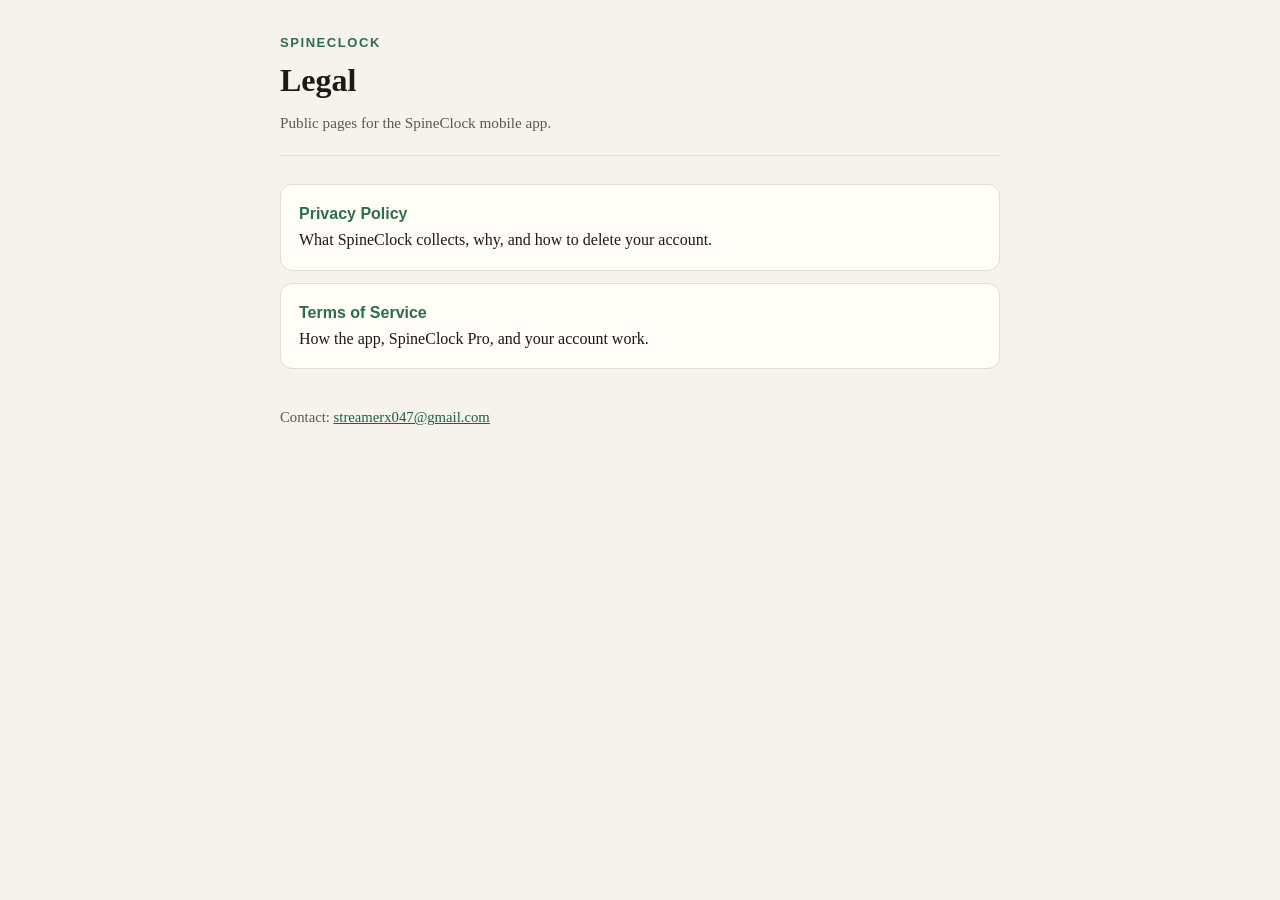
<file: docs/index.html>
<!DOCTYPE html>
<html lang="en">
<head>
  <meta charset="utf-8">
  <meta name="viewport" content="width=device-width, initial-scale=1">
  <title>SpineClock legal</title>
  <link rel="stylesheet" href="styles.css">
</head>
<body>
  <div class="wrap">
    <header>
      <div class="brand">SpineClock</div>
      <h1>Legal</h1>
      <p class="meta">Public pages for the SpineClock mobile app.</p>
    </header>
    <div class="links">
      <a href="privacy/">
        <strong>Privacy Policy</strong>
        What SpineClock collects, why, and how to delete your account.
      </a>
      <a href="terms/">
        <strong>Terms of Service</strong>
        How the app, SpineClock Pro, and your account work.
      </a>
    </div>
    <footer>
      Contact: <a href="mailto:streamerx047@gmail.com">streamerx047@gmail.com</a>
    </footer>
  </div>
</body>
</html>
</file>
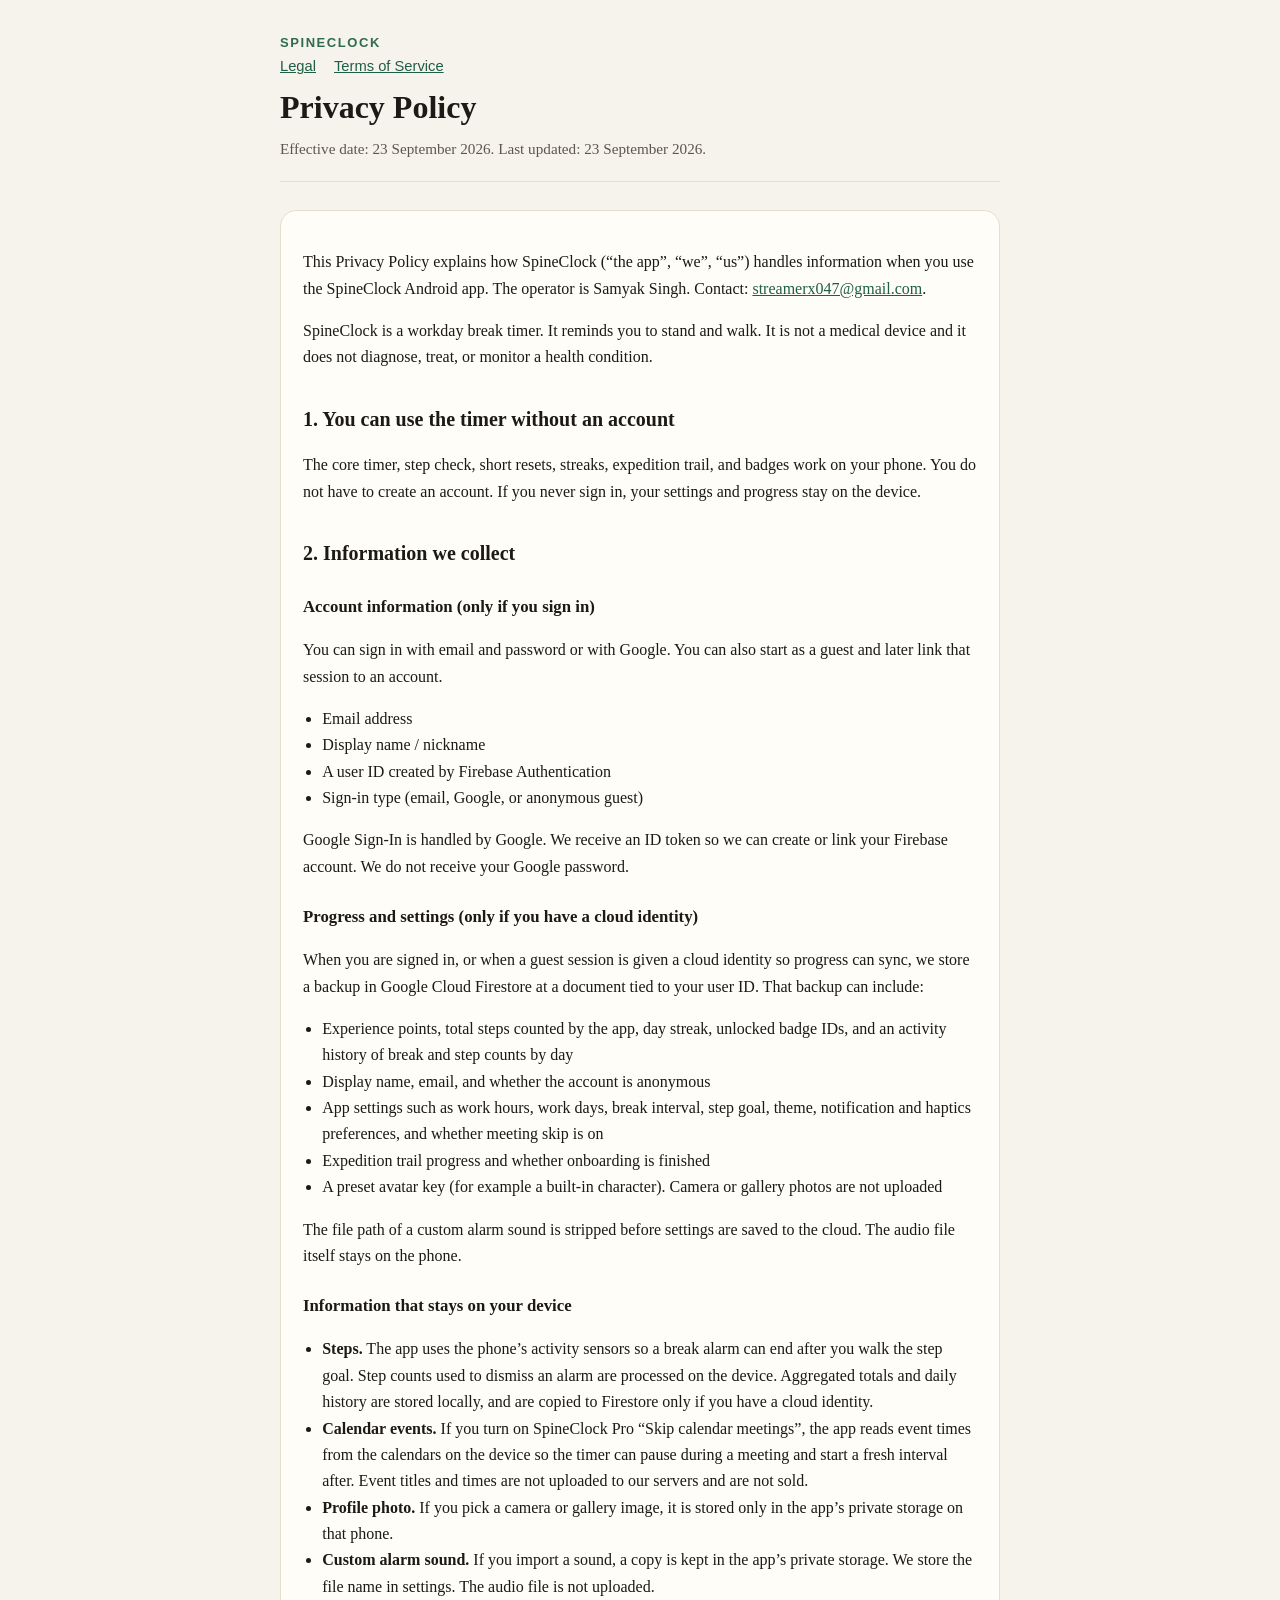
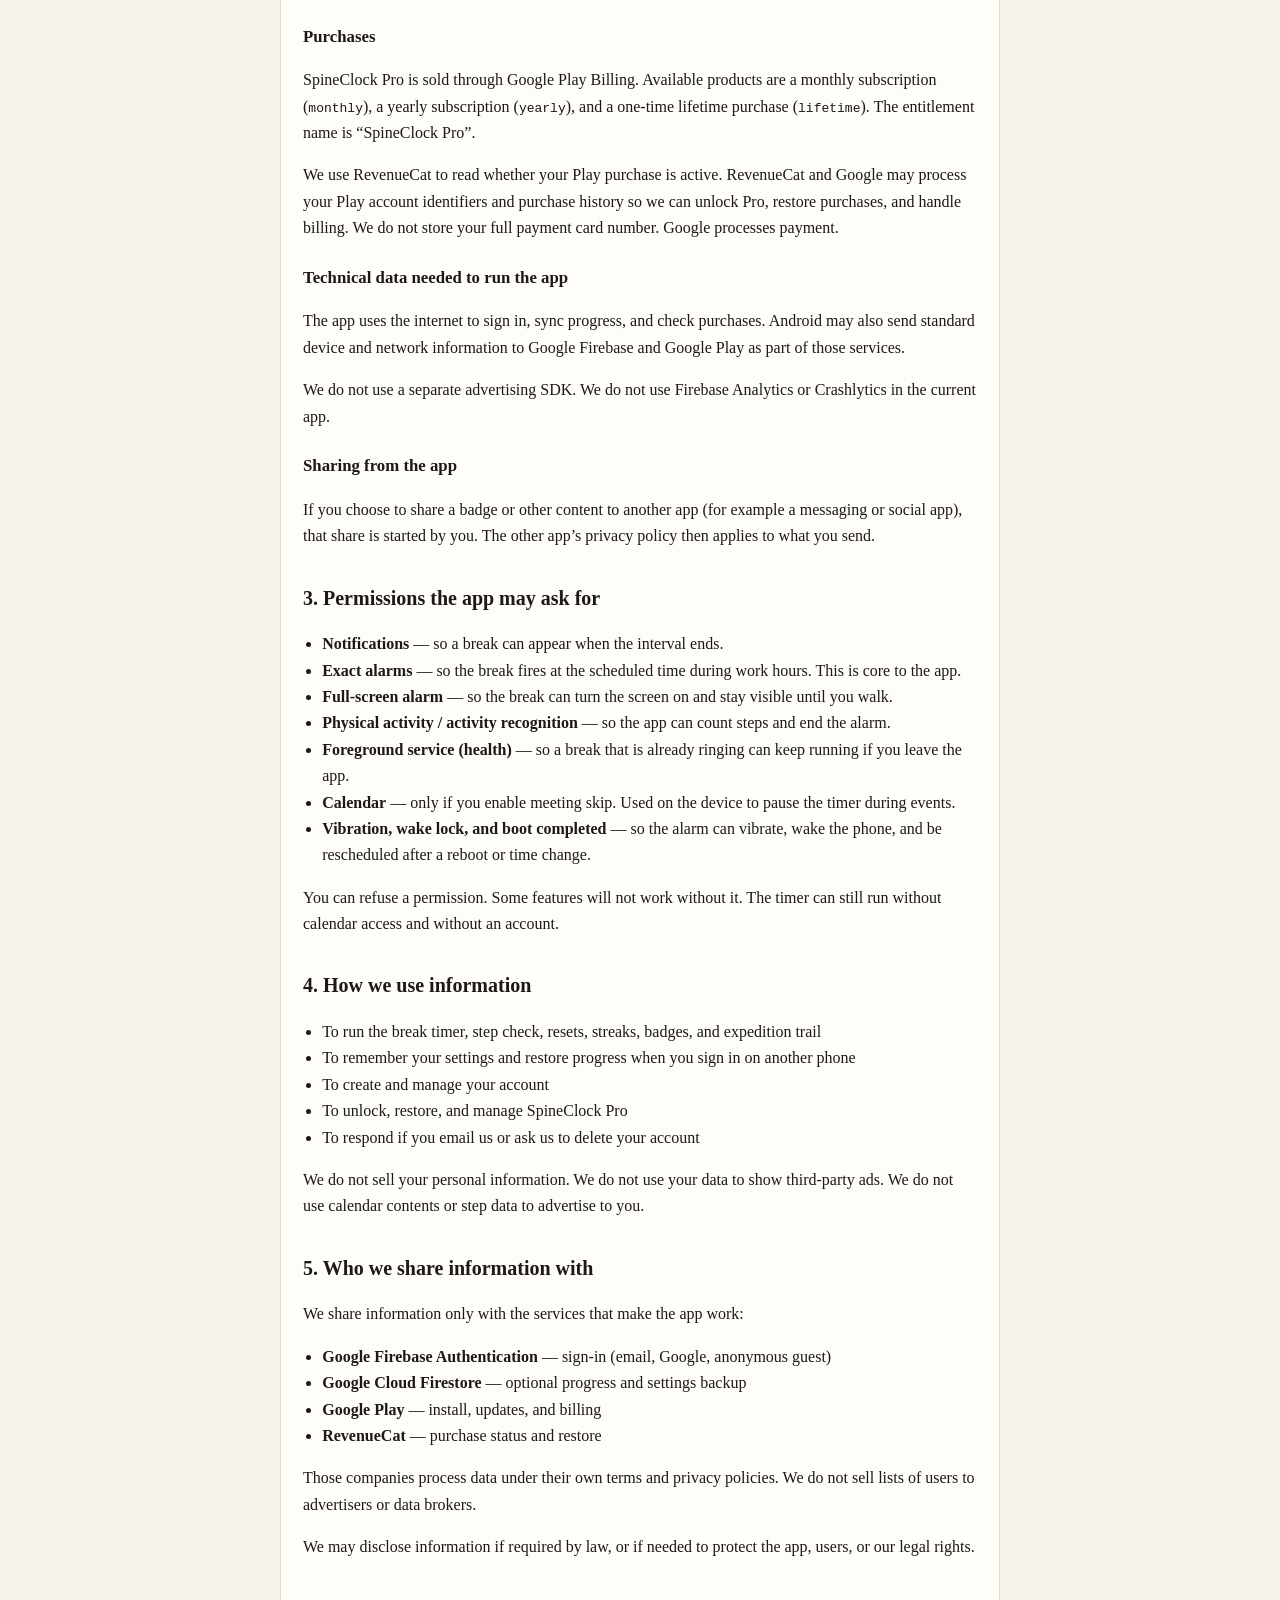
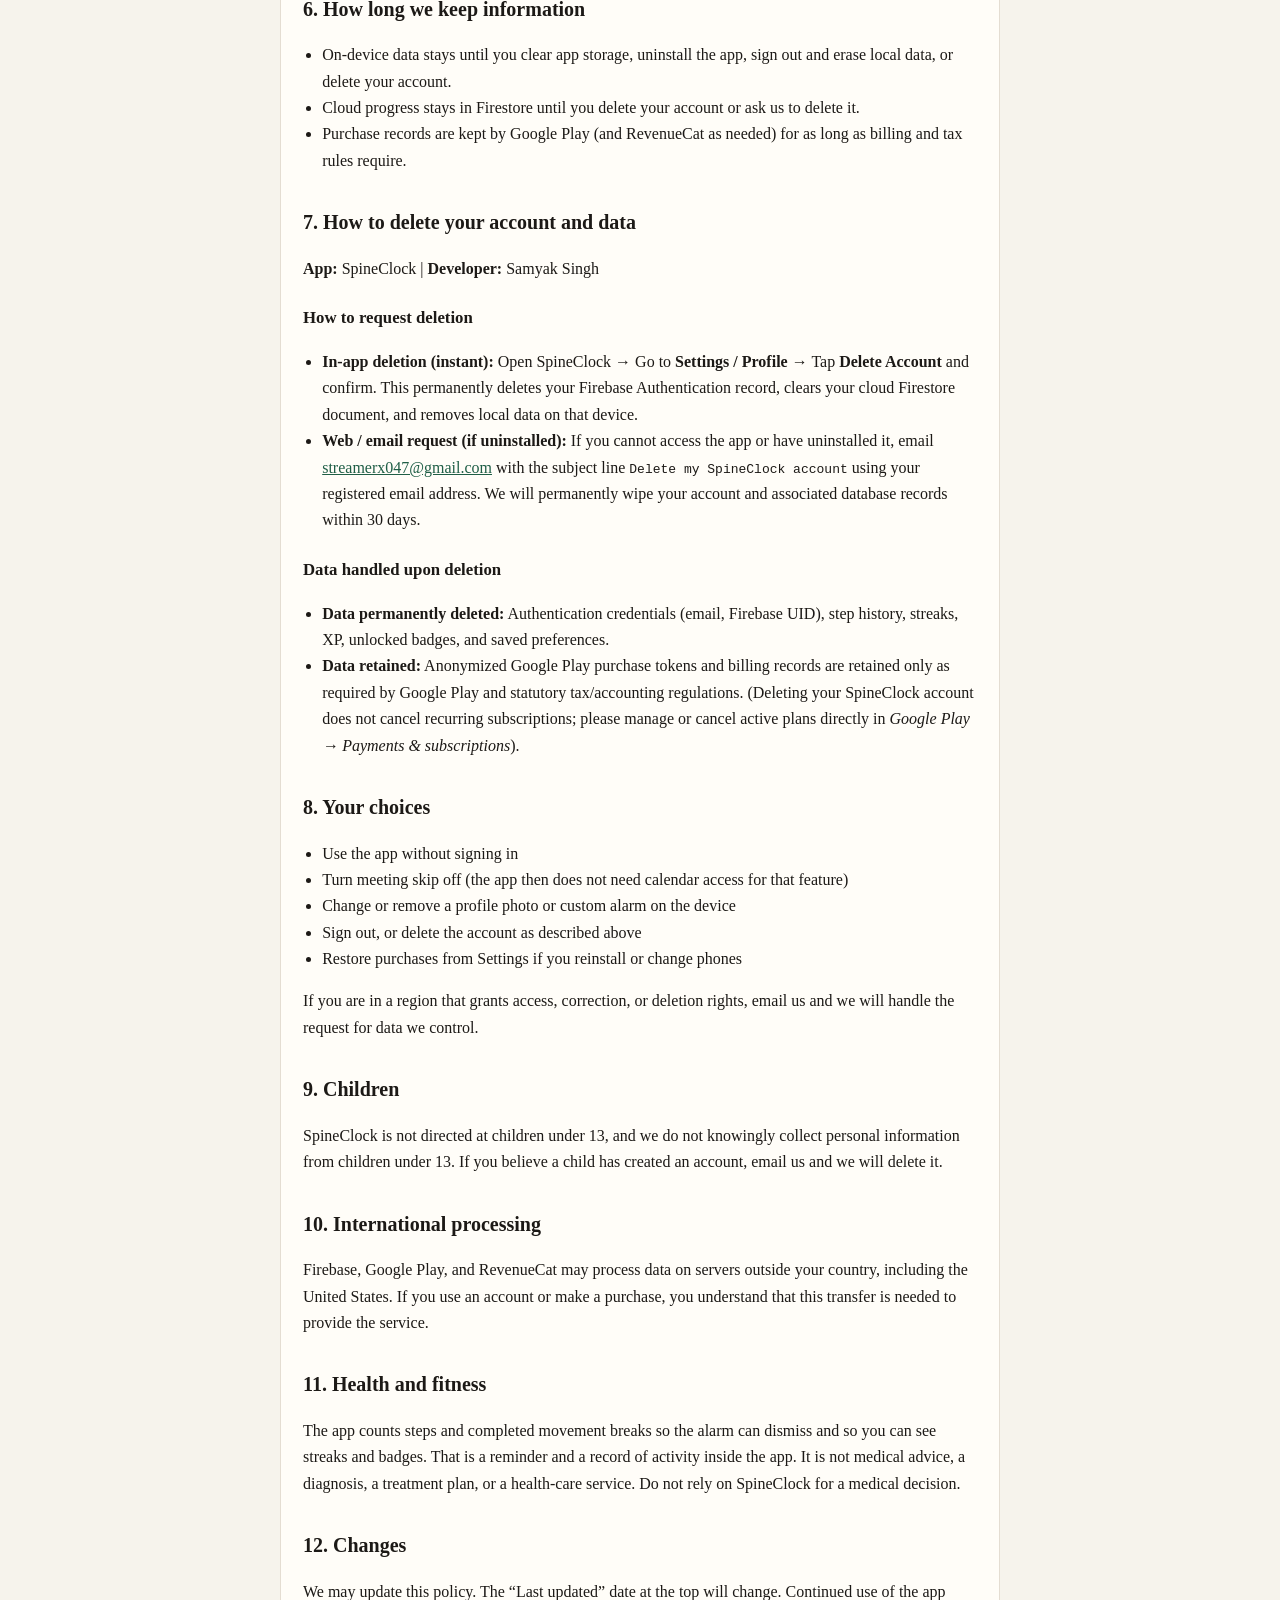
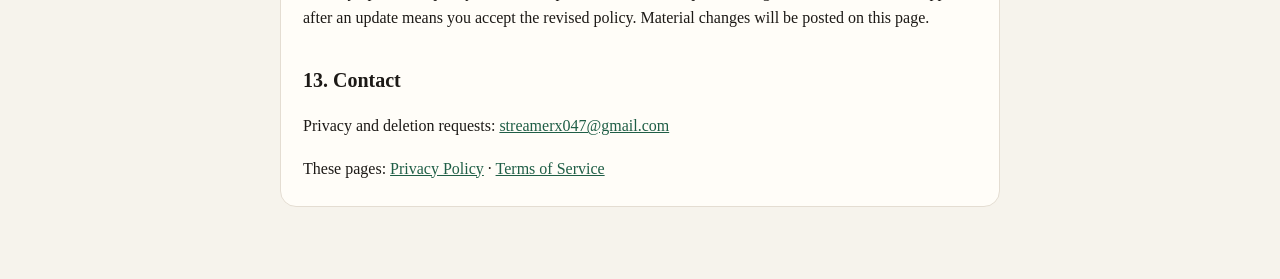
<file: docs/privacy/index.html>
<!DOCTYPE html>
<html lang="en">
<head>
  <meta charset="utf-8">
  <meta name="viewport" content="width=device-width, initial-scale=1">
  <title>SpineClock Privacy Policy</title>
  <link rel="stylesheet" href="../styles.css">
</head>
<body>
  <div class="wrap">
    <header>
      <div class="brand">SpineClock</div>
      <nav>
        <a href="../">Legal</a>
        <a href="../terms/">Terms of Service</a>
      </nav>
      <h1>Privacy Policy</h1>
      <p class="meta">Effective date: 23 September 2026. Last updated: 23 September 2026.</p>
    </header>

    <div class="card">
      <p>This Privacy Policy explains how SpineClock (“the app”, “we”, “us”) handles information when you use the SpineClock Android app. The operator is Samyak Singh. Contact: <a href="mailto:streamerx047@gmail.com">streamerx047@gmail.com</a>.</p>
      <p>SpineClock is a workday break timer. It reminds you to stand and walk. It is not a medical device and it does not diagnose, treat, or monitor a health condition.</p>

      <h2>1. You can use the timer without an account</h2>
      <p>The core timer, step check, short resets, streaks, expedition trail, and badges work on your phone. You do not have to create an account. If you never sign in, your settings and progress stay on the device.</p>

      <h2>2. Information we collect</h2>

      <h3>Account information (only if you sign in)</h3>
      <p>You can sign in with email and password or with Google. You can also start as a guest and later link that session to an account.</p>
      <ul>
        <li>Email address</li>
        <li>Display name / nickname</li>
        <li>A user ID created by Firebase Authentication</li>
        <li>Sign-in type (email, Google, or anonymous guest)</li>
      </ul>
      <p>Google Sign-In is handled by Google. We receive an ID token so we can create or link your Firebase account. We do not receive your Google password.</p>

      <h3>Progress and settings (only if you have a cloud identity)</h3>
      <p>When you are signed in, or when a guest session is given a cloud identity so progress can sync, we store a backup in Google Cloud Firestore at a document tied to your user ID. That backup can include:</p>
      <ul>
        <li>Experience points, total steps counted by the app, day streak, unlocked badge IDs, and an activity history of break and step counts by day</li>
        <li>Display name, email, and whether the account is anonymous</li>
        <li>App settings such as work hours, work days, break interval, step goal, theme, notification and haptics preferences, and whether meeting skip is on</li>
        <li>Expedition trail progress and whether onboarding is finished</li>
        <li>A preset avatar key (for example a built-in character). Camera or gallery photos are not uploaded</li>
      </ul>
      <p>The file path of a custom alarm sound is stripped before settings are saved to the cloud. The audio file itself stays on the phone.</p>

      <h3>Information that stays on your device</h3>
      <ul>
        <li><strong>Steps.</strong> The app uses the phone’s activity sensors so a break alarm can end after you walk the step goal. Step counts used to dismiss an alarm are processed on the device. Aggregated totals and daily history are stored locally, and are copied to Firestore only if you have a cloud identity.</li>
        <li><strong>Calendar events.</strong> If you turn on SpineClock Pro “Skip calendar meetings”, the app reads event times from the calendars on the device so the timer can pause during a meeting and start a fresh interval after. Event titles and times are not uploaded to our servers and are not sold.</li>
        <li><strong>Profile photo.</strong> If you pick a camera or gallery image, it is stored only in the app’s private storage on that phone.</li>
        <li><strong>Custom alarm sound.</strong> If you import a sound, a copy is kept in the app’s private storage. We store the file name in settings. The audio file is not uploaded.</li>
      </ul>

      <h3>Purchases</h3>
      <p>SpineClock Pro is sold through Google Play Billing. Available products are a monthly subscription (<code>monthly</code>), a yearly subscription (<code>yearly</code>), and a one-time lifetime purchase (<code>lifetime</code>). The entitlement name is “SpineClock Pro”.</p>
      <p>We use RevenueCat to read whether your Play purchase is active. RevenueCat and Google may process your Play account identifiers and purchase history so we can unlock Pro, restore purchases, and handle billing. We do not store your full payment card number. Google processes payment.</p>

      <h3>Technical data needed to run the app</h3>
      <p>The app uses the internet to sign in, sync progress, and check purchases. Android may also send standard device and network information to Google Firebase and Google Play as part of those services.</p>
      <p>We do not use a separate advertising SDK. We do not use Firebase Analytics or Crashlytics in the current app.</p>

      <h3>Sharing from the app</h3>
      <p>If you choose to share a badge or other content to another app (for example a messaging or social app), that share is started by you. The other app’s privacy policy then applies to what you send.</p>

      <h2>3. Permissions the app may ask for</h2>
      <ul>
        <li><strong>Notifications</strong> — so a break can appear when the interval ends.</li>
        <li><strong>Exact alarms</strong> — so the break fires at the scheduled time during work hours. This is core to the app.</li>
        <li><strong>Full-screen alarm</strong> — so the break can turn the screen on and stay visible until you walk.</li>
        <li><strong>Physical activity / activity recognition</strong> — so the app can count steps and end the alarm.</li>
        <li><strong>Foreground service (health)</strong> — so a break that is already ringing can keep running if you leave the app.</li>
        <li><strong>Calendar</strong> — only if you enable meeting skip. Used on the device to pause the timer during events.</li>
        <li><strong>Vibration, wake lock, and boot completed</strong> — so the alarm can vibrate, wake the phone, and be rescheduled after a reboot or time change.</li>
      </ul>
      <p>You can refuse a permission. Some features will not work without it. The timer can still run without calendar access and without an account.</p>

      <h2>4. How we use information</h2>
      <ul>
        <li>To run the break timer, step check, resets, streaks, badges, and expedition trail</li>
        <li>To remember your settings and restore progress when you sign in on another phone</li>
        <li>To create and manage your account</li>
        <li>To unlock, restore, and manage SpineClock Pro</li>
        <li>To respond if you email us or ask us to delete your account</li>
      </ul>
      <p>We do not sell your personal information. We do not use your data to show third-party ads. We do not use calendar contents or step data to advertise to you.</p>

      <h2>5. Who we share information with</h2>
      <p>We share information only with the services that make the app work:</p>
      <ul>
        <li><strong>Google Firebase Authentication</strong> — sign-in (email, Google, anonymous guest)</li>
        <li><strong>Google Cloud Firestore</strong> — optional progress and settings backup</li>
        <li><strong>Google Play</strong> — install, updates, and billing</li>
        <li><strong>RevenueCat</strong> — purchase status and restore</li>
      </ul>
      <p>Those companies process data under their own terms and privacy policies. We do not sell lists of users to advertisers or data brokers.</p>
      <p>We may disclose information if required by law, or if needed to protect the app, users, or our legal rights.</p>

      <h2>6. How long we keep information</h2>
      <ul>
        <li>On-device data stays until you clear app storage, uninstall the app, sign out and erase local data, or delete your account.</li>
        <li>Cloud progress stays in Firestore until you delete your account or ask us to delete it.</li>
        <li>Purchase records are kept by Google Play (and RevenueCat as needed) for as long as billing and tax rules require.</li>
      </ul>

       <h2 id="delete-account">7. How to delete your account and data</h2>
      <p><strong>App:</strong> SpineClock | <strong>Developer:</strong> Samyak Singh</p>
      
      <h3>How to request deletion</h3>
      <ul>
        <li><strong>In-app deletion (instant):</strong> Open SpineClock &rarr; Go to <strong>Settings / Profile</strong> &rarr; Tap <strong>Delete Account</strong> and confirm. This permanently deletes your Firebase Authentication record, clears your cloud Firestore document, and removes local data on that device.</li>
        <li><strong>Web / email request (if uninstalled):</strong> If you cannot access the app or have uninstalled it, email <a href="mailto:streamerx047@gmail.com">streamerx047@gmail.com</a> with the subject line <code>Delete my SpineClock account</code> using your registered email address. We will permanently wipe your account and associated database records within 30 days.</li>
      </ul>

      <h3>Data handled upon deletion</h3>
      <ul>
        <li><strong>Data permanently deleted:</strong> Authentication credentials (email, Firebase UID), step history, streaks, XP, unlocked badges, and saved preferences.</li>
        <li><strong>Data retained:</strong> Anonymized Google Play purchase tokens and billing records are retained only as required by Google Play and statutory tax/accounting regulations. (Deleting your SpineClock account does not cancel recurring subscriptions; please manage or cancel active plans directly in <em>Google Play &rarr; Payments & subscriptions</em>).</li>
      </ul>
      
      <h2>8. Your choices</h2>
      <ul>
        <li>Use the app without signing in</li>
        <li>Turn meeting skip off (the app then does not need calendar access for that feature)</li>
        <li>Change or remove a profile photo or custom alarm on the device</li>
        <li>Sign out, or delete the account as described above</li>
        <li>Restore purchases from Settings if you reinstall or change phones</li>
      </ul>
      <p>If you are in a region that grants access, correction, or deletion rights, email us and we will handle the request for data we control.</p>

      <h2>9. Children</h2>
      <p>SpineClock is not directed at children under 13, and we do not knowingly collect personal information from children under 13. If you believe a child has created an account, email us and we will delete it.</p>

      <h2>10. International processing</h2>
      <p>Firebase, Google Play, and RevenueCat may process data on servers outside your country, including the United States. If you use an account or make a purchase, you understand that this transfer is needed to provide the service.</p>

      <h2>11. Health and fitness</h2>
      <p>The app counts steps and completed movement breaks so the alarm can dismiss and so you can see streaks and badges. That is a reminder and a record of activity inside the app. It is not medical advice, a diagnosis, a treatment plan, or a health-care service. Do not rely on SpineClock for a medical decision.</p>

      <h2>12. Changes</h2>
      <p>We may update this policy. The “Last updated” date at the top will change. Continued use of the app after an update means you accept the revised policy. Material changes will be posted on this page.</p>

      <h2>13. Contact</h2>
      <p>Privacy and deletion requests: <a href="mailto:streamerx047@gmail.com">streamerx047@gmail.com</a></p>
      <p>These pages: <a href="../privacy/">Privacy Policy</a> · <a href="../terms/">Terms of Service</a></p>
    </div>
  </div>
</body>
</html>
</file>
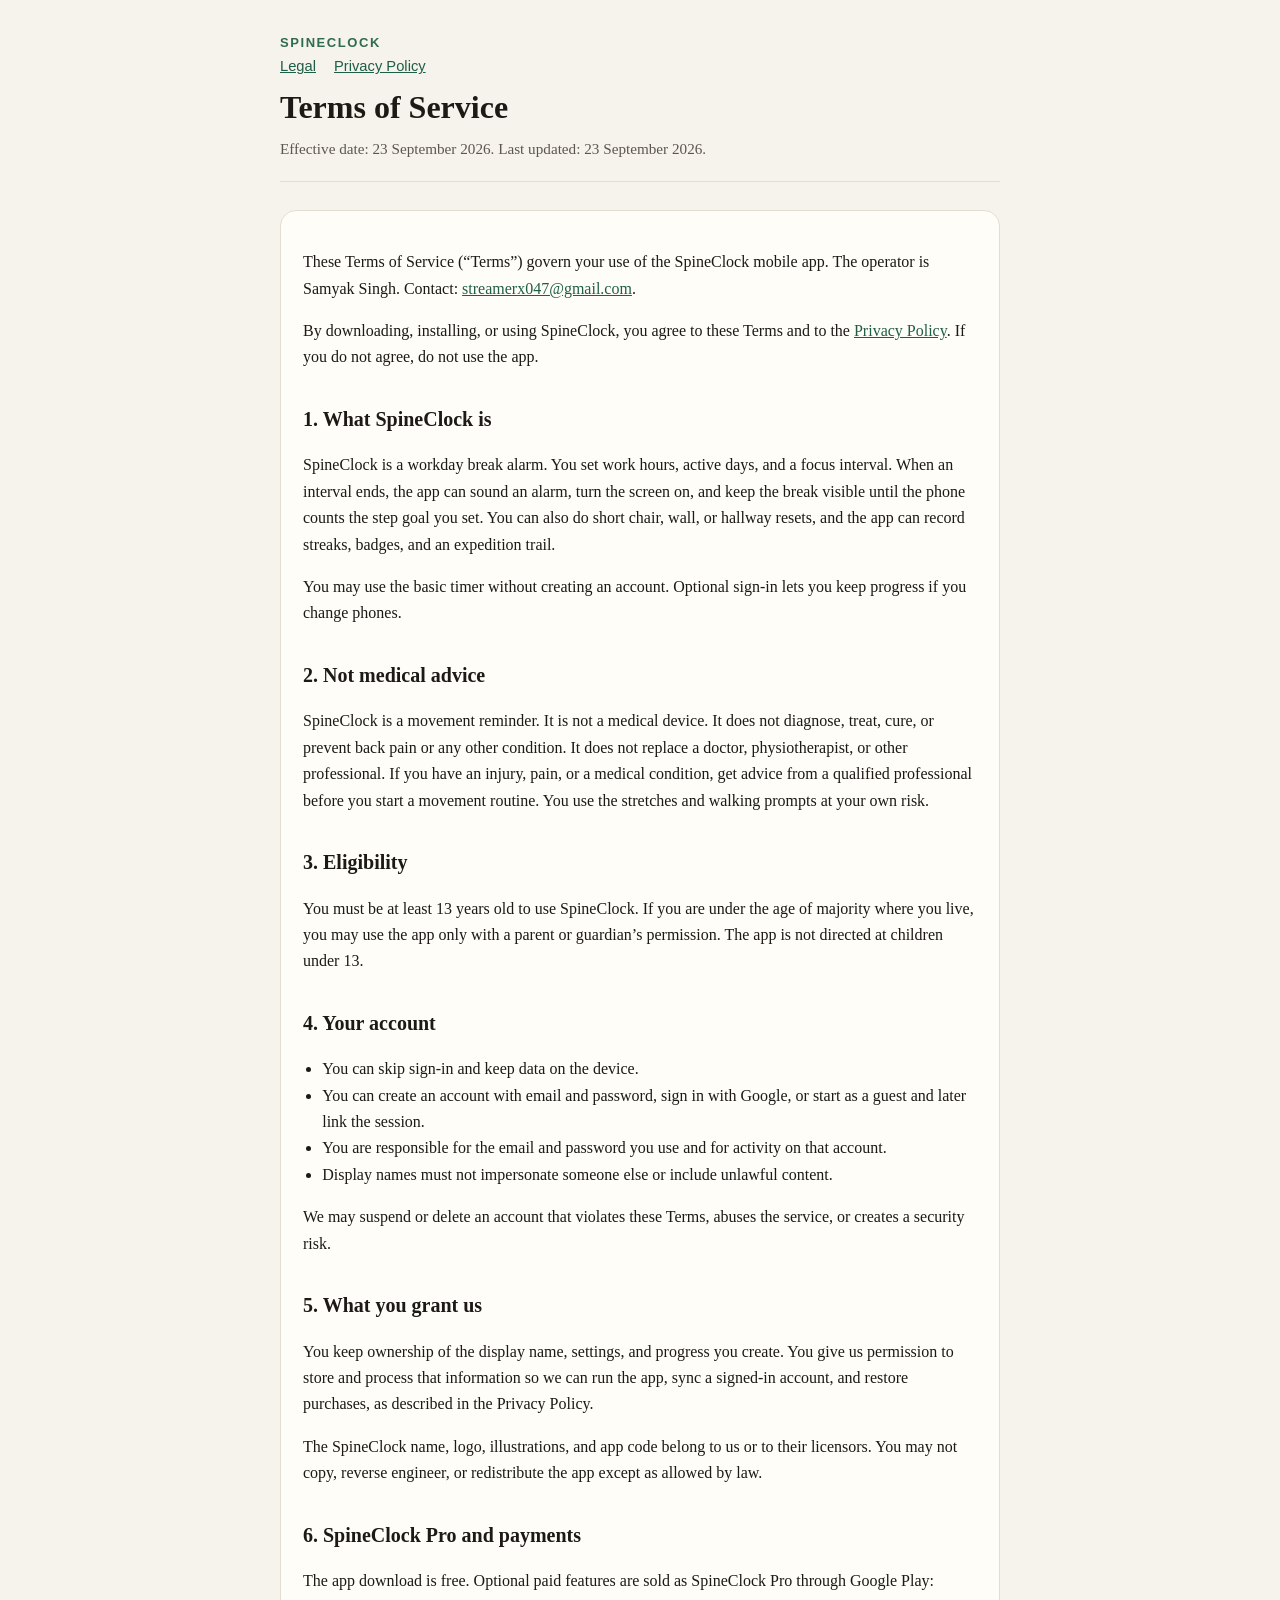
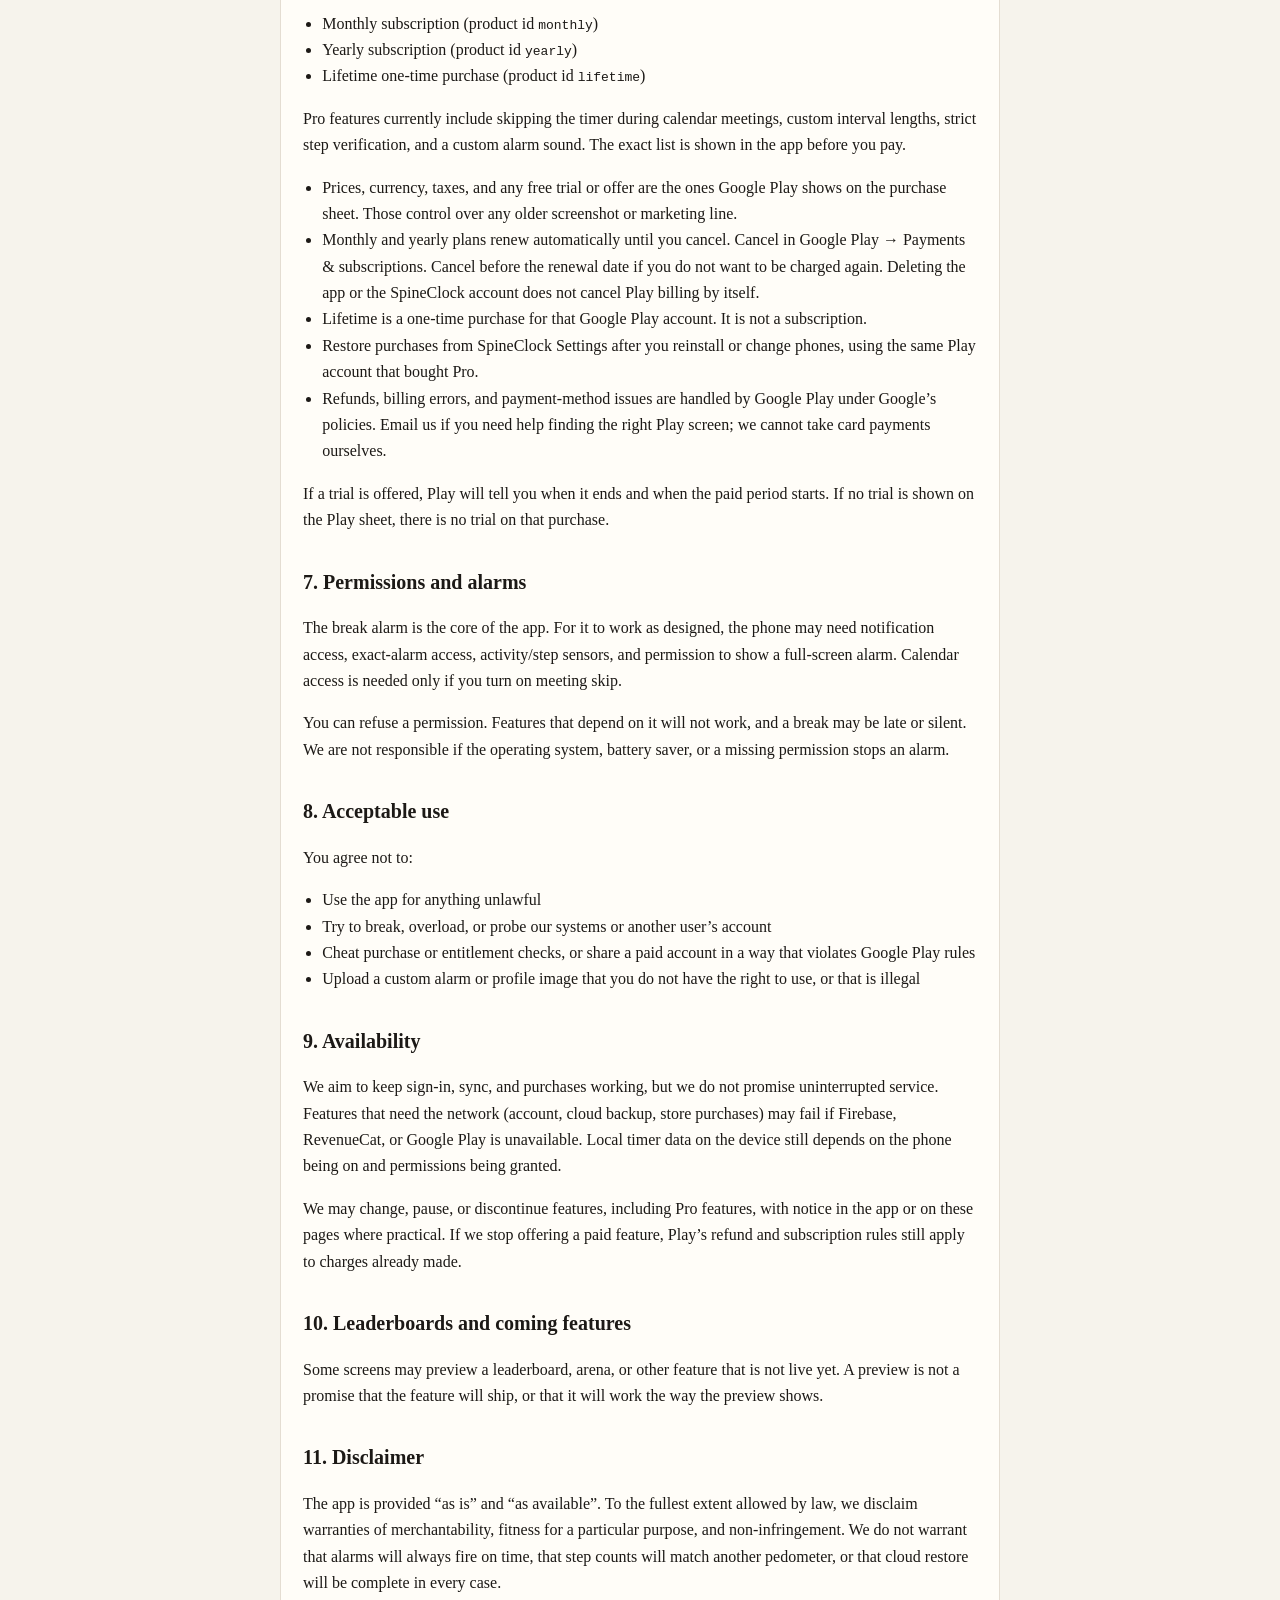
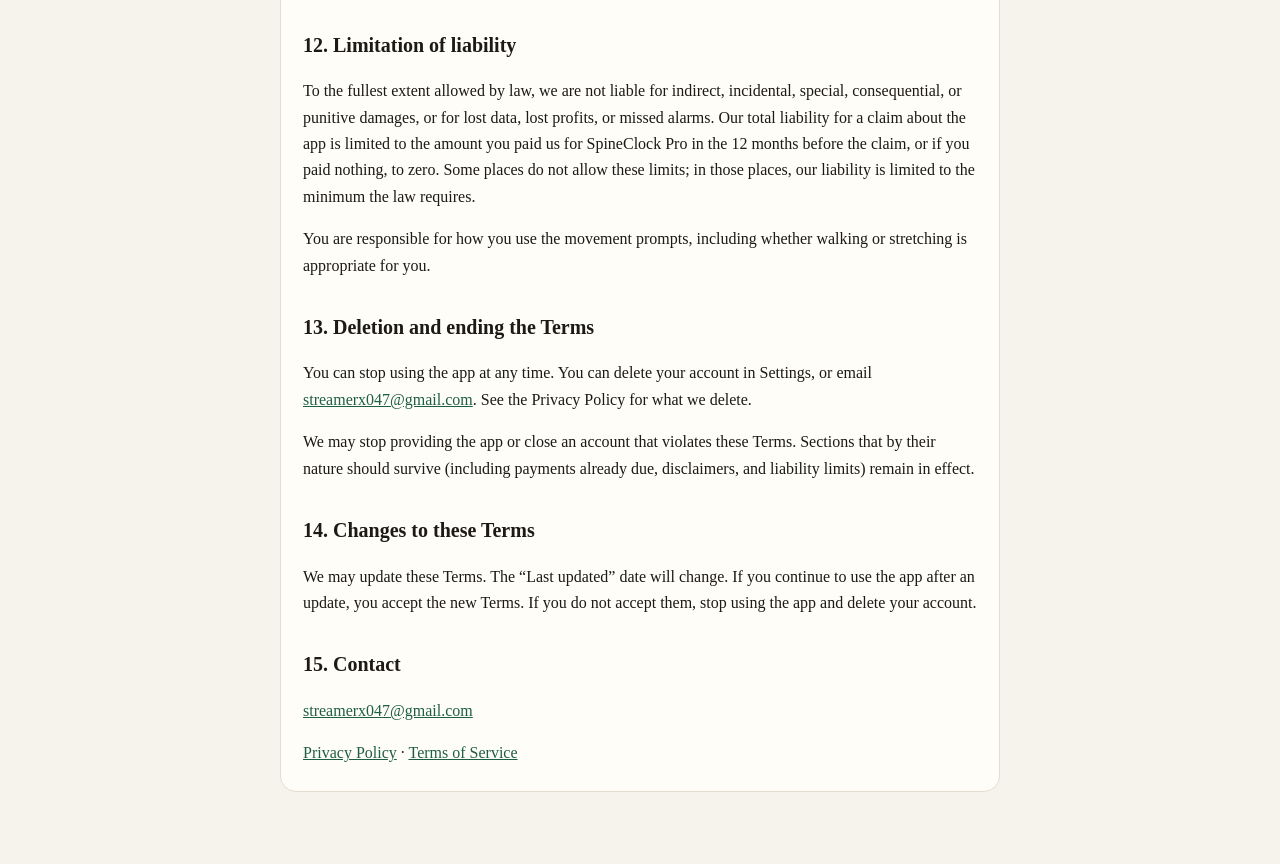
<file: docs/terms/index.html>
<!DOCTYPE html>
<html lang="en">
<head>
  <meta charset="utf-8">
  <meta name="viewport" content="width=device-width, initial-scale=1">
  <title>SpineClock Terms of Service</title>
  <link rel="stylesheet" href="../styles.css">
</head>
<body>
  <div class="wrap">
    <header>
      <div class="brand">SpineClock</div>
      <nav>
        <a href="../">Legal</a>
        <a href="../privacy/">Privacy Policy</a>
      </nav>
      <h1>Terms of Service</h1>
      <p class="meta">Effective date: 23 September 2026. Last updated: 23 September 2026.</p>
    </header>

    <div class="card">
      <p>These Terms of Service (“Terms”) govern your use of the SpineClock mobile app. The operator is Samyak Singh. Contact: <a href="mailto:streamerx047@gmail.com">streamerx047@gmail.com</a>.</p>
      <p>By downloading, installing, or using SpineClock, you agree to these Terms and to the <a href="../privacy/">Privacy Policy</a>. If you do not agree, do not use the app.</p>

      <h2>1. What SpineClock is</h2>
      <p>SpineClock is a workday break alarm. You set work hours, active days, and a focus interval. When an interval ends, the app can sound an alarm, turn the screen on, and keep the break visible until the phone counts the step goal you set. You can also do short chair, wall, or hallway resets, and the app can record streaks, badges, and an expedition trail.</p>
      <p>You may use the basic timer without creating an account. Optional sign-in lets you keep progress if you change phones.</p>

      <h2>2. Not medical advice</h2>
      <p>SpineClock is a movement reminder. It is not a medical device. It does not diagnose, treat, cure, or prevent back pain or any other condition. It does not replace a doctor, physiotherapist, or other professional. If you have an injury, pain, or a medical condition, get advice from a qualified professional before you start a movement routine. You use the stretches and walking prompts at your own risk.</p>

      <h2>3. Eligibility</h2>
      <p>You must be at least 13 years old to use SpineClock. If you are under the age of majority where you live, you may use the app only with a parent or guardian’s permission. The app is not directed at children under 13.</p>

      <h2>4. Your account</h2>
      <ul>
        <li>You can skip sign-in and keep data on the device.</li>
        <li>You can create an account with email and password, sign in with Google, or start as a guest and later link the session.</li>
        <li>You are responsible for the email and password you use and for activity on that account.</li>
        <li>Display names must not impersonate someone else or include unlawful content.</li>
      </ul>
      <p>We may suspend or delete an account that violates these Terms, abuses the service, or creates a security risk.</p>

      <h2>5. What you grant us</h2>
      <p>You keep ownership of the display name, settings, and progress you create. You give us permission to store and process that information so we can run the app, sync a signed-in account, and restore purchases, as described in the Privacy Policy.</p>
      <p>The SpineClock name, logo, illustrations, and app code belong to us or to their licensors. You may not copy, reverse engineer, or redistribute the app except as allowed by law.</p>

      <h2>6. SpineClock Pro and payments</h2>
      <p>The app download is free. Optional paid features are sold as SpineClock Pro through Google Play:</p>
      <ul>
        <li>Monthly subscription (product id <code>monthly</code>)</li>
        <li>Yearly subscription (product id <code>yearly</code>)</li>
        <li>Lifetime one-time purchase (product id <code>lifetime</code>)</li>
      </ul>
      <p>Pro features currently include skipping the timer during calendar meetings, custom interval lengths, strict step verification, and a custom alarm sound. The exact list is shown in the app before you pay.</p>
      <ul>
        <li>Prices, currency, taxes, and any free trial or offer are the ones Google Play shows on the purchase sheet. Those control over any older screenshot or marketing line.</li>
        <li>Monthly and yearly plans renew automatically until you cancel. Cancel in Google Play → Payments &amp; subscriptions. Cancel before the renewal date if you do not want to be charged again. Deleting the app or the SpineClock account does not cancel Play billing by itself.</li>
        <li>Lifetime is a one-time purchase for that Google Play account. It is not a subscription.</li>
        <li>Restore purchases from SpineClock Settings after you reinstall or change phones, using the same Play account that bought Pro.</li>
        <li>Refunds, billing errors, and payment-method issues are handled by Google Play under Google’s policies. Email us if you need help finding the right Play screen; we cannot take card payments ourselves.</li>
      </ul>
      <p>If a trial is offered, Play will tell you when it ends and when the paid period starts. If no trial is shown on the Play sheet, there is no trial on that purchase.</p>

      <h2>7. Permissions and alarms</h2>
      <p>The break alarm is the core of the app. For it to work as designed, the phone may need notification access, exact-alarm access, activity/step sensors, and permission to show a full-screen alarm. Calendar access is needed only if you turn on meeting skip.</p>
      <p>You can refuse a permission. Features that depend on it will not work, and a break may be late or silent. We are not responsible if the operating system, battery saver, or a missing permission stops an alarm.</p>

      <h2>8. Acceptable use</h2>
      <p>You agree not to:</p>
      <ul>
        <li>Use the app for anything unlawful</li>
        <li>Try to break, overload, or probe our systems or another user’s account</li>
        <li>Cheat purchase or entitlement checks, or share a paid account in a way that violates Google Play rules</li>
        <li>Upload a custom alarm or profile image that you do not have the right to use, or that is illegal</li>
      </ul>

      <h2>9. Availability</h2>
      <p>We aim to keep sign-in, sync, and purchases working, but we do not promise uninterrupted service. Features that need the network (account, cloud backup, store purchases) may fail if Firebase, RevenueCat, or Google Play is unavailable. Local timer data on the device still depends on the phone being on and permissions being granted.</p>
      <p>We may change, pause, or discontinue features, including Pro features, with notice in the app or on these pages where practical. If we stop offering a paid feature, Play’s refund and subscription rules still apply to charges already made.</p>

      <h2>10. Leaderboards and coming features</h2>
      <p>Some screens may preview a leaderboard, arena, or other feature that is not live yet. A preview is not a promise that the feature will ship, or that it will work the way the preview shows.</p>

      <h2>11. Disclaimer</h2>
      <p>The app is provided “as is” and “as available”. To the fullest extent allowed by law, we disclaim warranties of merchantability, fitness for a particular purpose, and non-infringement. We do not warrant that alarms will always fire on time, that step counts will match another pedometer, or that cloud restore will be complete in every case.</p>

      <h2>12. Limitation of liability</h2>
      <p>To the fullest extent allowed by law, we are not liable for indirect, incidental, special, consequential, or punitive damages, or for lost data, lost profits, or missed alarms. Our total liability for a claim about the app is limited to the amount you paid us for SpineClock Pro in the 12 months before the claim, or if you paid nothing, to zero. Some places do not allow these limits; in those places, our liability is limited to the minimum the law requires.</p>
      <p>You are responsible for how you use the movement prompts, including whether walking or stretching is appropriate for you.</p>

      <h2>13. Deletion and ending the Terms</h2>
      <p>You can stop using the app at any time. You can delete your account in Settings, or email <a href="mailto:streamerx047@gmail.com">streamerx047@gmail.com</a>. See the Privacy Policy for what we delete.</p>
      <p>We may stop providing the app or close an account that violates these Terms. Sections that by their nature should survive (including payments already due, disclaimers, and liability limits) remain in effect.</p>

      <h2>14. Changes to these Terms</h2>
      <p>We may update these Terms. The “Last updated” date will change. If you continue to use the app after an update, you accept the new Terms. If you do not accept them, stop using the app and delete your account.</p>

      <h2>15. Contact</h2>
      <p><a href="mailto:streamerx047@gmail.com">streamerx047@gmail.com</a></p>
      <p><a href="../privacy/">Privacy Policy</a> · <a href="../terms/">Terms of Service</a></p>
    </div>
  </div>
</body>
</html>
</file>
<file: docs/styles.css>
:root {
  --bg: #f6f3ec;
  --card: #fffdf8;
  --ink: #1c1916;
  --muted: #5c564e;
  --line: #e4ddd2;
  --accent: #2f6b4f;
  --link: #1f5e46;
}

* {
  box-sizing: border-box;
}

html,
body {
  margin: 0;
  padding: 0;
}

body {
  font-family: Georgia, "Times New Roman", serif;
  background: var(--bg);
  color: var(--ink);
  line-height: 1.65;
}

.wrap {
  max-width: 760px;
  margin: 0 auto;
  padding: 32px 20px 72px;
}

header {
  border-bottom: 1px solid var(--line);
  padding-bottom: 20px;
  margin-bottom: 28px;
}

.brand {
  font-family: Arial, Helvetica, sans-serif;
  font-size: 13px;
  letter-spacing: 0.12em;
  text-transform: uppercase;
  color: var(--accent);
  font-weight: 700;
}

h1 {
  font-size: 2rem;
  line-height: 1.2;
  margin: 8px 0 10px;
}

.meta {
  color: var(--muted);
  font-size: 0.95rem;
  margin: 0;
}

h2 {
  font-size: 1.25rem;
  margin-top: 2rem;
}

h3 {
  font-size: 1.05rem;
  margin-top: 1.4rem;
}

p,
li {
  color: var(--ink);
}

ul {
  padding-left: 1.2rem;
}

a {
  color: var(--link);
}

.card {
  background: var(--card);
  border: 1px solid var(--line);
  border-radius: 16px;
  padding: 22px 22px 8px;
}

nav a {
  font-family: Arial, Helvetica, sans-serif;
  font-size: 0.92rem;
  margin-right: 14px;
}

footer {
  margin-top: 36px;
  color: var(--muted);
  font-size: 0.92rem;
}

.links {
  display: grid;
  gap: 12px;
  margin-top: 24px;
}

.links a {
  display: block;
  background: var(--card);
  border: 1px solid var(--line);
  border-radius: 12px;
  padding: 16px 18px;
  text-decoration: none;
  color: var(--ink);
}

.links a strong {
  display: block;
  color: var(--accent);
  font-family: Arial, Helvetica, sans-serif;
}
</file>
